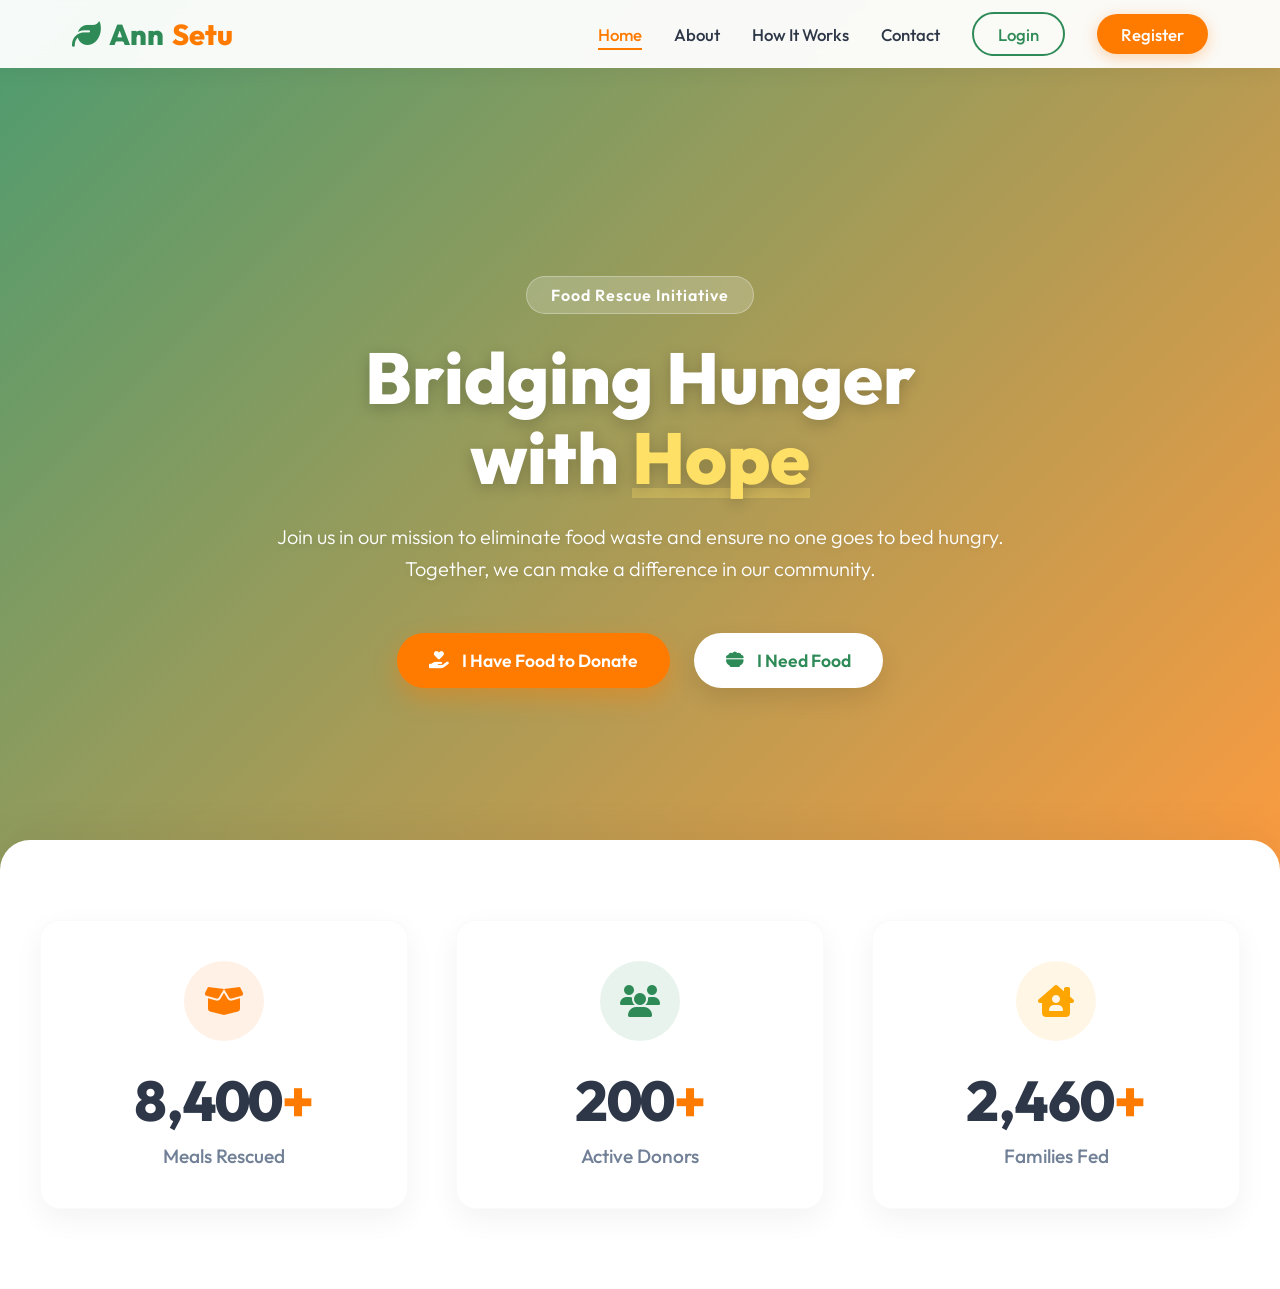
<file: index.html>
<!DOCTYPE html>
<html lang="en">
<head>
    <meta charset="UTF-8">
    <meta name="viewport" content="width=device-width, initial-scale=1.0">
    <title>AnnSetu | Bridging Hunger with Hope</title>
    <!-- Google Fonts -->
    <link href="https://fonts.googleapis.com/css2?family=Outfit:wght@300;400;500;600;700;800&display=swap" rel="stylesheet">
    <!-- Font Awesome -->
    <link rel="stylesheet" href="https://cdnjs.cloudflare.com/ajax/libs/font-awesome/6.4.0/css/all.min.css">
    <!-- Custom CSS -->
    <link rel="stylesheet" href="styles.css">
</head>
<body>
    <!-- Navbar -->
    <nav class="navbar">
        <div class="nav-container">
            <a href="#" class="logo">
                <i class="fa-solid fa-leaf"></i> Ann<span>Setu</span>
            </a>
            <button class="mobile-menu-btn">
                <i class="fa-solid fa-bars"></i>
            </button>
            <ul class="nav-links">
                <li><a href="index.html" class="active">Home</a></li>
                <li><a href="community.html">About</a></li>
                <li><a href="matching-system.html">How It Works</a></li>
                <li><a href="trust-center.html">Contact</a></li>
                <li><a href="register.html" class="btn-nav login">Login</a></li>
                <li><a href="register.html" class="btn-nav register">Register</a></li>
            </ul>
        </div>
    </nav>

    <!-- Hero Section -->
    <header class="hero">
        <div class="hero-overlay"></div>
        <div class="hero-content">
            <div class="hero-badge">Food Rescue Initiative</div>
            <h1 class="hero-title">Bridging Hunger <br>with <span>Hope</span></h1>
            <p class="hero-subtitle">Join us in our mission to eliminate food waste and ensure no one goes to bed hungry. Together, we can make a difference in our community.</p>
            
            <div class="hero-buttons">
                <a href="provider-dashboard.html" class="btn btn-primary">
                    <i class="fa-solid fa-hand-holding-heart"></i> I Have Food to Donate
                </a>
                <a href="receiver-dashboard.html" class="btn btn-secondary">
                    <i class="fa-solid fa-bowl-food"></i> I Need Food
                </a>
            </div>
        </div>
    </header>

    <!-- Statistics Section -->
    <section class="statistics">
        <div class="stats-container">
            <div class="stat-card">
                <div class="stat-icon orange">
                    <i class="fa-solid fa-box-open"></i>
                </div>
                <div class="stat-number" data-target="52480">0</div>
                <div class="stat-label">Meals Rescued</div>
            </div>
            <div class="stat-card">
                <div class="stat-icon green">
                    <i class="fa-solid fa-users"></i>
                </div>
                <div class="stat-number" data-target="1250">0</div>
                <div class="stat-label">Active Donors</div>
            </div>
            <div class="stat-card">
                <div class="stat-icon orange-light">
                    <i class="fa-solid fa-house-chimney-user"></i>
                </div>
                <div class="stat-number" data-target="15300">0</div>
                <div class="stat-label">Families Fed</div>
            </div>
        </div>
    </section>

    <!-- Scripts -->
    <script src="script.js"></script>
</body>
</html>
</file>
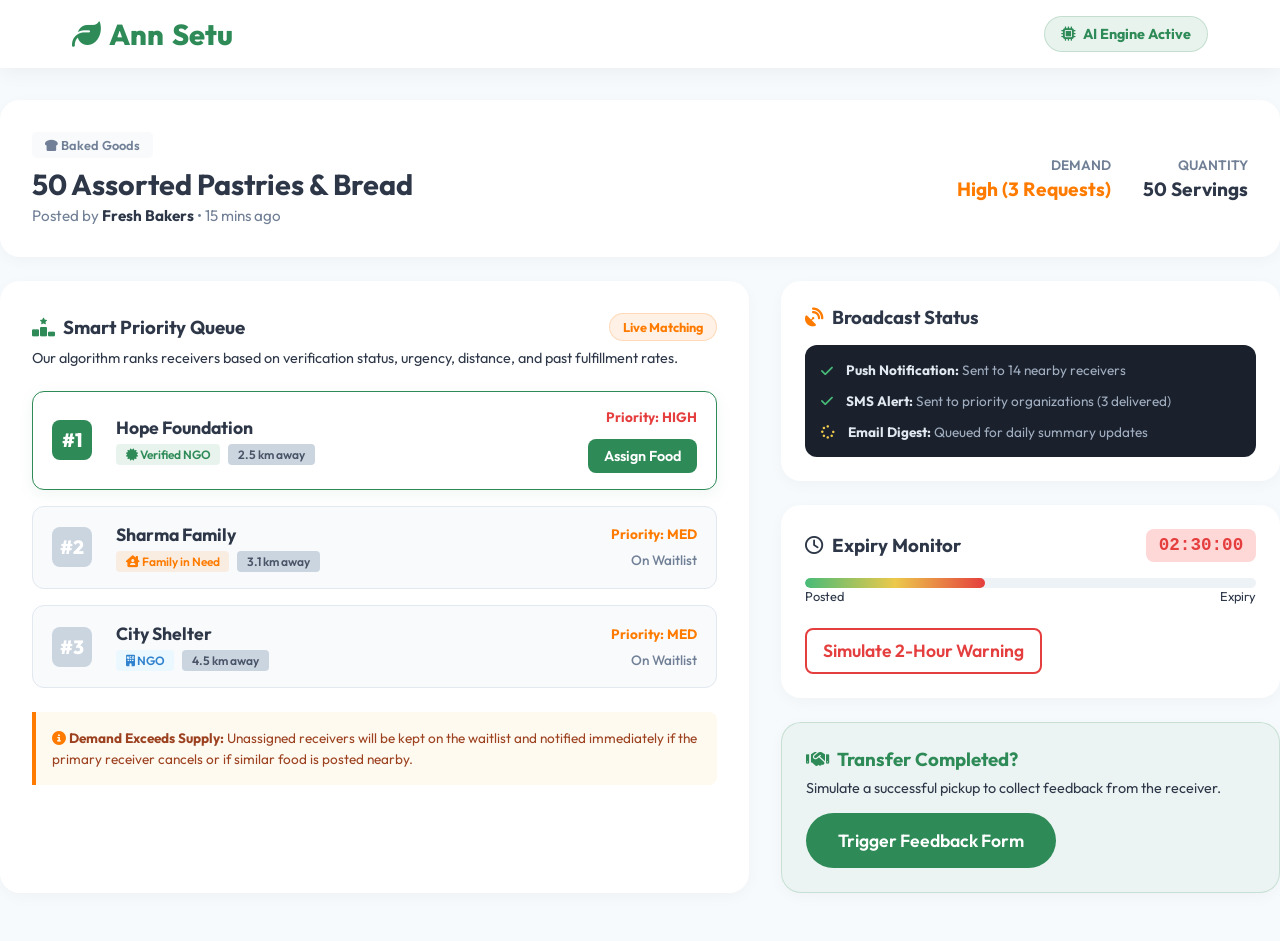
<file: matching-system.html>
<!DOCTYPE html>
<html lang="en">
<head>
    <meta charset="UTF-8">
    <meta name="viewport" content="width=device-width, initial-scale=1.0">
    <title>Matching & Notification Center | AnnSetu</title>
    <link href="https://fonts.googleapis.com/css2?family=Outfit:wght@300;400;500;600;700;800&display=swap" rel="stylesheet">
    <link rel="stylesheet" href="https://cdnjs.cloudflare.com/ajax/libs/font-awesome/6.4.0/css/all.min.css">
    <link rel="stylesheet" href="styles.css">
    <link rel="stylesheet" href="matching-system.css">
</head>
<body class="bg-light">
    <!-- Navbar -->
    <nav class="navbar dashboard-nav">
        <div class="nav-container">
            <a href="index.html" class="logo">
                <i class="fa-solid fa-leaf"></i> Ann<span style="color: var(--primary-green);">Setu</span>
            </a>
            <div class="nav-right" style="display:flex; align-items:center;">
                <span class="system-badge"><i class="fa-solid fa-microchip"></i> AI Engine Active</span>
            </div>
        </div>
    </nav>

    <div class="container pt-100 pb-5">
        <!-- Item Header -->
        <div class="item-header-card card">
            <div class="item-info">
                <span class="category-tag"><i class="fa-solid fa-bread-slice"></i> Baked Goods</span>
                <h2>50 Assorted Pastries & Bread</h2>
                <p>Posted by <strong>Fresh Bakers</strong> • 15 mins ago</p>
            </div>
            <div class="item-stats text-right">
                <div class="stat-box">
                    <span>Demand</span>
                    <strong style="color: var(--primary-orange);">High (3 Requests)</strong>
                </div>
                <div class="stat-box">
                    <span>Quantity</span>
                    <strong>50 Servings</strong>
                </div>
            </div>
        </div>

        <div class="match-grid mt-4">
            <!-- LEFT COLUMN: Matching & Queue -->
            <div class="left-col">
                <div class="card h-100">
                    <div class="card-header-flex">
                        <h3 style="margin: 0; display:flex; gap: 0.5rem; align-items:center;"><i class="fa-solid fa-ranking-star" style="color: var(--primary-green);"></i> Smart Priority Queue</h3>
                        <span class="badge badge-pulse">Live Matching</span>
                    </div>
                    <p class="text-light mb-4 text-sm" style="margin-top:0.5rem;">Our algorithm ranks receivers based on verification status, urgency, distance, and past fulfillment rates.</p>

                    <!-- Queue List -->
                    <div class="priority-list">
                        <!-- Rank 1 -->
                        <div class="priority-item rank-1">
                            <div class="rank-badge">#1</div>
                            <div class="info">
                                <h4>Hope Foundation</h4>
                                <div class="tags">
                                    <span class="tag-verified"><i class="fa-solid fa-certificate"></i> Verified NGO</span>
                                    <span class="tag-dist">2.5 km away</span>
                                </div>
                            </div>
                            <div class="action flex-col" style="align-items:flex-end;">
                                <span class="priority-high">Priority: HIGH</span>
                                <button class="btn btn-green sm assign-btn">Assign Food</button>
                            </div>
                        </div>

                        <!-- Rank 2 -->
                        <div class="priority-item">
                            <div class="rank-badge bg-gray">#2</div>
                            <div class="info">
                                <h4>Sharma Family</h4>
                                <div class="tags">
                                    <span class="tag-family"><i class="fa-solid fa-house-chimney-user"></i> Family in Need</span>
                                    <span class="tag-dist">3.1 km away</span>
                                </div>
                            </div>
                            <div class="action flex-col" style="align-items:flex-end; gap:0.5rem;">
                                <span class="priority-med">Priority: MED</span>
                                <span class="status-waiting">On Waitlist</span>
                            </div>
                        </div>

                        <!-- Rank 3 -->
                        <div class="priority-item">
                            <div class="rank-badge bg-gray">#3</div>
                            <div class="info">
                                <h4>City Shelter</h4>
                                <div class="tags">
                                    <span class="tag-ngo"><i class="fa-solid fa-building-ngo"></i> NGO</span>
                                    <span class="tag-dist">4.5 km away</span>
                                </div>
                            </div>
                            <div class="action flex-col" style="align-items:flex-end; gap:0.5rem;">
                                <span class="priority-med">Priority: MED</span>
                                <span class="status-waiting">On Waitlist</span>
                            </div>
                        </div>
                    </div>

                    <div class="waitlist-alert mt-4">
                        <i class="fa-solid fa-circle-info" style="color: var(--primary-orange);"></i> <strong>Demand Exceeds Supply:</strong> Unassigned receivers will be kept on the waitlist and notified immediately if the primary receiver cancels or if similar food is posted nearby.
                    </div>
                </div>
            </div>

            <!-- RIGHT COLUMN: Logs & Expiry -->
            <div class="right-col">
                
                <!-- Notifications Log -->
                <div class="card mb-4" style="padding: 1.5rem;">
                    <h3 style="margin: 0; display:flex; gap:0.5rem; align-items:center;"><i class="fa-solid fa-satellite-dish" style="color: var(--primary-orange);"></i> Broadcast Status</h3>
                    <div class="log-box mt-3">
                        <div class="log-item success">
                            <i class="fa-solid fa-check"></i> <span><strong>Push Notification:</strong> Sent to 14 nearby receivers</span>
                        </div>
                        <div class="log-item success">
                            <i class="fa-solid fa-check"></i> <span><strong>SMS Alert:</strong> Sent to priority organizations (3 delivered)</span>
                        </div>
                        <div class="log-item pending">
                            <i class="fa-solid fa-spinner fa-spin"></i> <span><strong>Email Digest:</strong> Queued for daily summary updates</span>
                        </div>
                    </div>
                </div>

                <!-- Expiry Monitor -->
                <div class="card expiry-card" style="padding: 1.5rem;">
                    <div class="card-header-flex mb-2">
                        <h3 style="margin: 0; display:flex; gap:0.5rem; align-items:center;"><i class="fa-regular fa-clock text-danger"></i> Expiry Monitor</h3>
                        <span id="countdownTimer" class="timer-badge">02:30:00</span>
                    </div>
                    
                    <div class="progress-container mt-3">
                        <div class="progress-bar expiry-progress" style="width: 40%;"></div>
                    </div>
                    <div class="flex-between text-xs text-light mt-1 mb-4" style="margin-bottom: 1.5rem;">
                        <span>Posted</span>
                        <span>Expiry</span>
                    </div>

                    <div class="expiry-actions">
                        <button class="btn btn-outline-danger w-100" id="triggerExpiryBtn" style="justify-content:center;">Simulate 2-Hour Warning</button>
                    </div>
                </div>

                <!-- Feedback Trigger Simulation -->
                <div class="card mt-4 bg-green-light" style="padding: 1.5rem; border: 1px solid rgba(46,139,87,0.2); background: rgba(46,139,87,0.05);">
                    <h3 style="color: var(--primary-green); margin:0; display:flex; gap:0.5rem; align-items:center;"><i class="fa-solid fa-handshake"></i> Transfer Completed?</h3>
                    <p class="text-sm text-dark" style="margin: 0.5rem 0 1rem 0;">Simulate a successful pickup to collect feedback from the receiver.</p>
                    <button class="btn btn-green w-100" id="triggerFeedbackBtn" style="justify-content:center; border:none; color:white; font-weight:600; font-family:inherit; cursor:pointer;">Trigger Feedback Form</button>
                </div>

            </div>
        </div>
    </div>

    <!-- Modals -->

    <!-- Feedback Collection Modal -->
    <div class="modal-overlay" id="feedbackModal">
        <div class="modal-card">
            <div class="modal-header" style="padding: 1.5rem; border-bottom: 1px solid #E2E8F0; display:flex; justify-content:space-between; align-items:center;">
                <h2 style="margin:0; font-size:1.4rem; display:flex; gap:0.5rem; align-items:center;"><i class="fa-solid fa-star" style="color: var(--primary-orange);"></i> Rate Experience</h2>
                <button class="close-modal" style="background:none; border:none; font-size:1.2rem; cursor:pointer; color:var(--text-light);"><i class="fa-solid fa-xmark"></i></button>
            </div>
            <div class="modal-body text-center" style="padding: 2rem;">
                <p class="mb-4" style="margin-top:0;">You recently picked up <strong>50 Assorted Pastries</strong> from <strong>Fresh Bakers</strong>. How was the food quality and accuracy?</p>
                
                <div class="star-rating mb-4" style="margin-bottom: 2rem;">
                    <i class="fa-regular fa-star" data-rating="1"></i>
                    <i class="fa-regular fa-star" data-rating="2"></i>
                    <i class="fa-regular fa-star" data-rating="3"></i>
                    <i class="fa-regular fa-star" data-rating="4"></i>
                    <i class="fa-regular fa-star" data-rating="5"></i>
                </div>

                <div class="feedback-options mb-4" style="margin-bottom: 1.5rem; display:flex; justify-content:center; gap:1.5rem;">
                    <label class="checkbox-container sm" style="display:flex; align-items:center; gap:0.5rem; cursor:pointer;">
                        <input type="checkbox" checked style="width:16px; height:16px; accent-color:var(--primary-green);">
                        <span class="terms-text text-sm">Accurate Quantity</span>
                    </label>
                    <label class="checkbox-container sm" style="display:flex; align-items:center; gap:0.5rem; cursor:pointer;">
                        <input type="checkbox" checked style="width:16px; height:16px; accent-color:var(--primary-green);">
                        <span class="terms-text text-sm">Packaged Safely</span>
                    </label>
                </div>

                <textarea class="form-control mb-4" rows="3" placeholder="Leave a review or note of thanks..." style="margin-bottom: 1.5rem; width:100%; border-radius:10px; border:1px solid #E2E8F0; padding:1rem; font-family:inherit;"></textarea>

                <button class="btn btn-primary w-100" id="submitFeedbackBtn" style="justify-content:center; border:none; color:white; cursor:pointer;">Submit Feedback</button>
            </div>
        </div>
    </div>

    <!-- Toast Notification Container -->
    <div id="toastContainer" class="toast-container"></div>

    <script src="matching-system.js"></script>
</body>
</html>
</file>
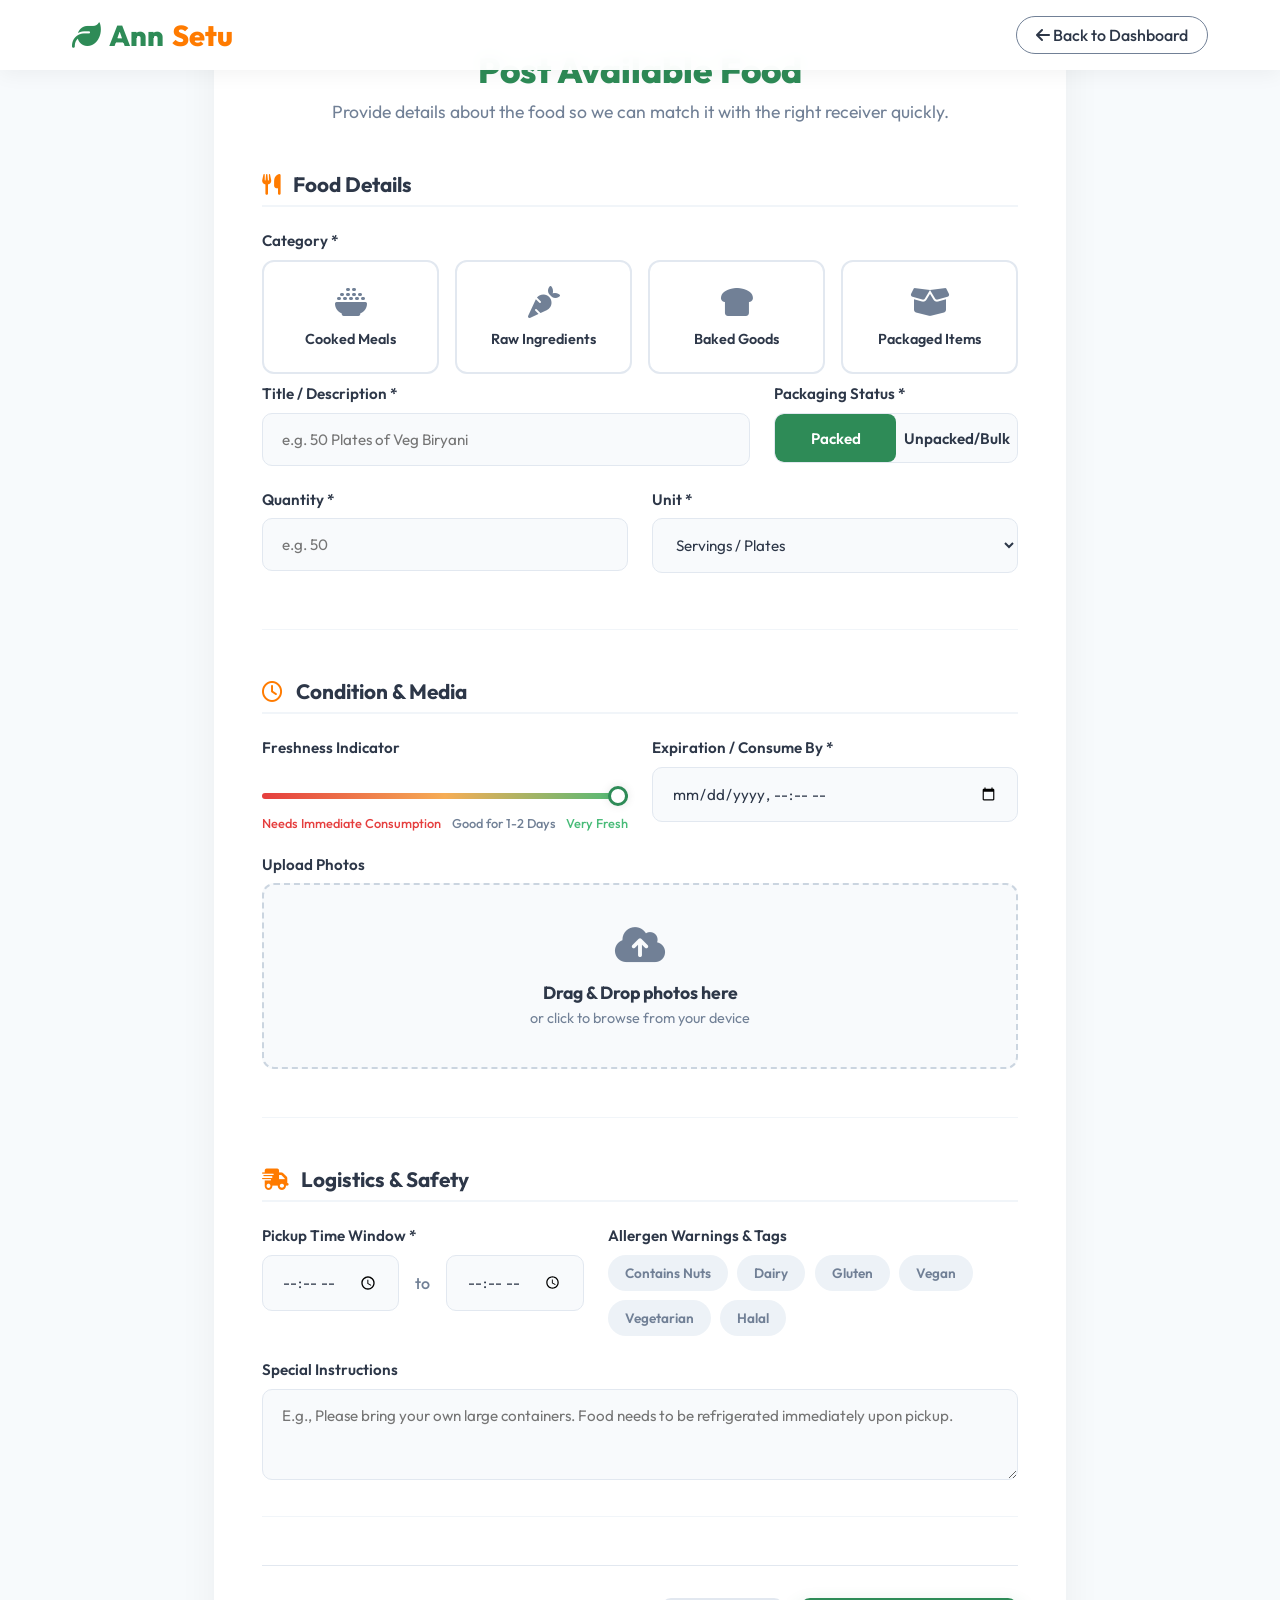
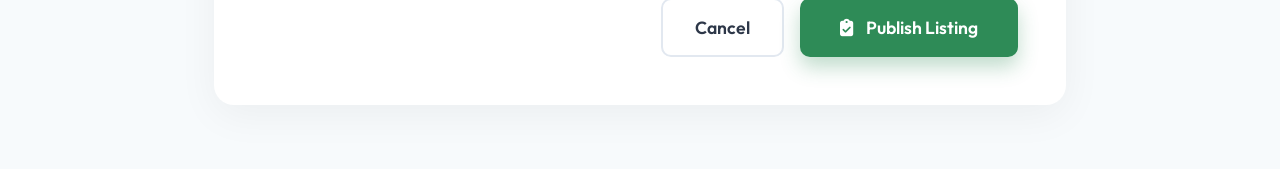
<file: post-food.html>
<!DOCTYPE html>
<html lang="en">
<head>
    <meta charset="UTF-8">
    <meta name="viewport" content="width=device-width, initial-scale=1.0">
    <title>Post Available Food | AnnSetu</title>
    <!-- Google Fonts & Font Awesome -->
    <link href="https://fonts.googleapis.com/css2?family=Outfit:wght@300;400;500;600;700;800&display=swap" rel="stylesheet">
    <link rel="stylesheet" href="https://cdnjs.cloudflare.com/ajax/libs/font-awesome/6.4.0/css/all.min.css">
    <!-- Custom CSS -->
    <link rel="stylesheet" href="styles.css">
    <link rel="stylesheet" href="post-food.css">
</head>
<body class="bg-light">
    <!-- Navbar -->
    <nav class="navbar">
        <div class="nav-container">
            <a href="index.html" class="logo">
                <i class="fa-solid fa-leaf"></i> Ann<span>Setu</span>
            </a>
            <div class="nav-right" style="display:flex; align-items:center;">
                <a href="provider-dashboard.html" class="btn-nav" style="border: 1px solid var(--text-light); border-radius: 50px; padding: 0.5rem 1.2rem; color: var(--text-dark); text-decoration: none; font-weight: 500;">
                    <i class="fa-solid fa-arrow-left"></i> Back to Dashboard
                </a>
            </div>
        </div>
    </nav>

    <!-- Main Content -->
    <div class="container pt-100">
        <div class="form-wrapper">
            <div class="form-header text-center">
                <h2>Post Available Food</h2>
                <p>Provide details about the food so we can match it with the right receiver quickly.</p>
            </div>

            <form id="detailedFoodForm" class="detailed-form">
                
                <!-- Section 1: Food Details -->
                <div class="form-section">
                    <h3 class="section-title"><i class="fa-solid fa-utensils"></i> Food Details</h3>
                    
                    <div class="form-group">
                        <label>Category *</label>
                        <div class="category-grid">
                            <label class="category-card">
                                <input type="radio" name="category" value="cooked" required>
                                <div class="card-content">
                                    <i class="fa-solid fa-bowl-rice"></i>
                                    <span>Cooked Meals</span>
                                </div>
                            </label>
                            <label class="category-card">
                                <input type="radio" name="category" value="raw">
                                <div class="card-content">
                                    <i class="fa-solid fa-carrot"></i>
                                    <span>Raw Ingredients</span>
                                </div>
                            </label>
                            <label class="category-card">
                                <input type="radio" name="category" value="baked">
                                <div class="card-content">
                                    <i class="fa-solid fa-bread-slice"></i>
                                    <span>Baked Goods</span>
                                </div>
                            </label>
                            <label class="category-card">
                                <input type="radio" name="category" value="packaged">
                                <div class="card-content">
                                    <i class="fa-solid fa-box-open"></i>
                                    <span>Packaged Items</span>
                                </div>
                            </label>
                        </div>
                    </div>

                    <div class="form-row">
                        <div class="form-group flex-2">
                            <label>Title / Description *</label>
                            <input type="text" class="form-control" placeholder="e.g. 50 Plates of Veg Biryani" required>
                        </div>
                        <div class="form-group flex-1">
                            <label>Packaging Status *</label>
                            <div class="toggle-switch-container">
                                <input type="radio" id="packed" name="packaging" value="packed" checked>
                                <label for="packed" class="toggle-btn">Packed</label>
                                <input type="radio" id="unpacked" name="packaging" value="unpacked">
                                <label for="unpacked" class="toggle-btn">Unpacked/Bulk</label>
                                <div class="toggle-slider"></div>
                            </div>
                        </div>
                    </div>

                    <div class="form-row">
                        <div class="form-group flex-1">
                            <label>Quantity *</label>
                            <input type="number" class="form-control" placeholder="e.g. 50" min="1" required>
                        </div>
                        <div class="form-group flex-1">
                            <label>Unit *</label>
                            <select class="form-control" required>
                                <option value="servings">Servings / Plates</option>
                                <option value="kg">Kilograms (Kg)</option>
                                <option value="liters">Liters (L)</option>
                                <option value="items">Individual Items</option>
                            </select>
                        </div>
                    </div>
                </div>

                <!-- Section 2: Condition & Quality -->
                <div class="form-section">
                    <h3 class="section-title"><i class="fa-regular fa-clock"></i> Condition & Media</h3>
                    
                    <div class="form-row">
                        <div class="form-group flex-1">
                            <label>Freshness Indicator</label>
                            <div class="freshness-slider">
                                <input type="range" min="1" max="3" value="3" class="slider" id="freshnessRange">
                                <div class="slider-labels">
                                    <span>Needs Immediate Consumption</span>
                                    <span>Good for 1-2 Days</span>
                                    <span>Very Fresh</span>
                                </div>
                            </div>
                        </div>
                        <div class="form-group flex-1">
                            <label>Expiration / Consume By *</label>
                            <input type="datetime-local" class="form-control" required>
                        </div>
                    </div>

                    <div class="form-group mt-3">
                        <label>Upload Photos</label>
                        <div class="file-upload-wrapper" id="dropZone">
                            <input type="file" id="photoUpload" multiple accept="image/*" class="file-input">
                            <div class="upload-content">
                                <i class="fa-solid fa-cloud-arrow-up cloud-icon"></i>
                                <h4>Drag & Drop photos here</h4>
                                <p>or click to browse from your device</p>
                            </div>
                        </div>
                        <div id="previewContainer" class="preview-container"></div>
                    </div>
                </div>

                <!-- Section 3: Logistics & Safety -->
                <div class="form-section">
                    <h3 class="section-title"><i class="fa-solid fa-truck-fast"></i> Logistics & Safety</h3>
                    
                    <div class="form-row">
                        <div class="form-group flex-1">
                            <label>Pickup Time Window *</label>
                            <div class="time-window">
                                <input type="time" class="form-control" required>
                                <span>to</span>
                                <input type="time" class="form-control" required>
                            </div>
                        </div>
                        <div class="form-group flex-2">
                            <label>Allergen Warnings & Tags</label>
                            <div class="tags-container" id="allergenTags">
                                <span class="tag" data-val="nuts">Contains Nuts</span>
                                <span class="tag" data-val="dairy">Dairy</span>
                                <span class="tag" data-val="gluten">Gluten</span>
                                <span class="tag" data-val="vegan">Vegan</span>
                                <span class="tag" data-val="vegetarian">Vegetarian</span>
                                <span class="tag" data-val="halal">Halal</span>
                            </div>
                            <!-- hidden input to store selected tags -->
                            <input type="hidden" id="selectedTags" value="">
                        </div>
                    </div>

                    <div class="form-group mt-3">
                        <label>Special Instructions</label>
                        <textarea class="form-control" rows="3" placeholder="E.g., Please bring your own large containers. Food needs to be refrigerated immediately upon pickup."></textarea>
                    </div>
                </div>

                <!-- Submit Area -->
                <div class="form-actions-main">
                    <a href="provider-dashboard.html" class="btn btn-outline" style="text-decoration: none;">Cancel</a>
                    <button type="submit" class="btn btn-primary submit-btn-main">
                        <i class="fa-solid fa-clipboard-check"></i> Publish Listing
                    </button>
                </div>
            </form>
        </div>
    </div>

    <script src="post-food.js"></script>
</body>
</html>
</file>
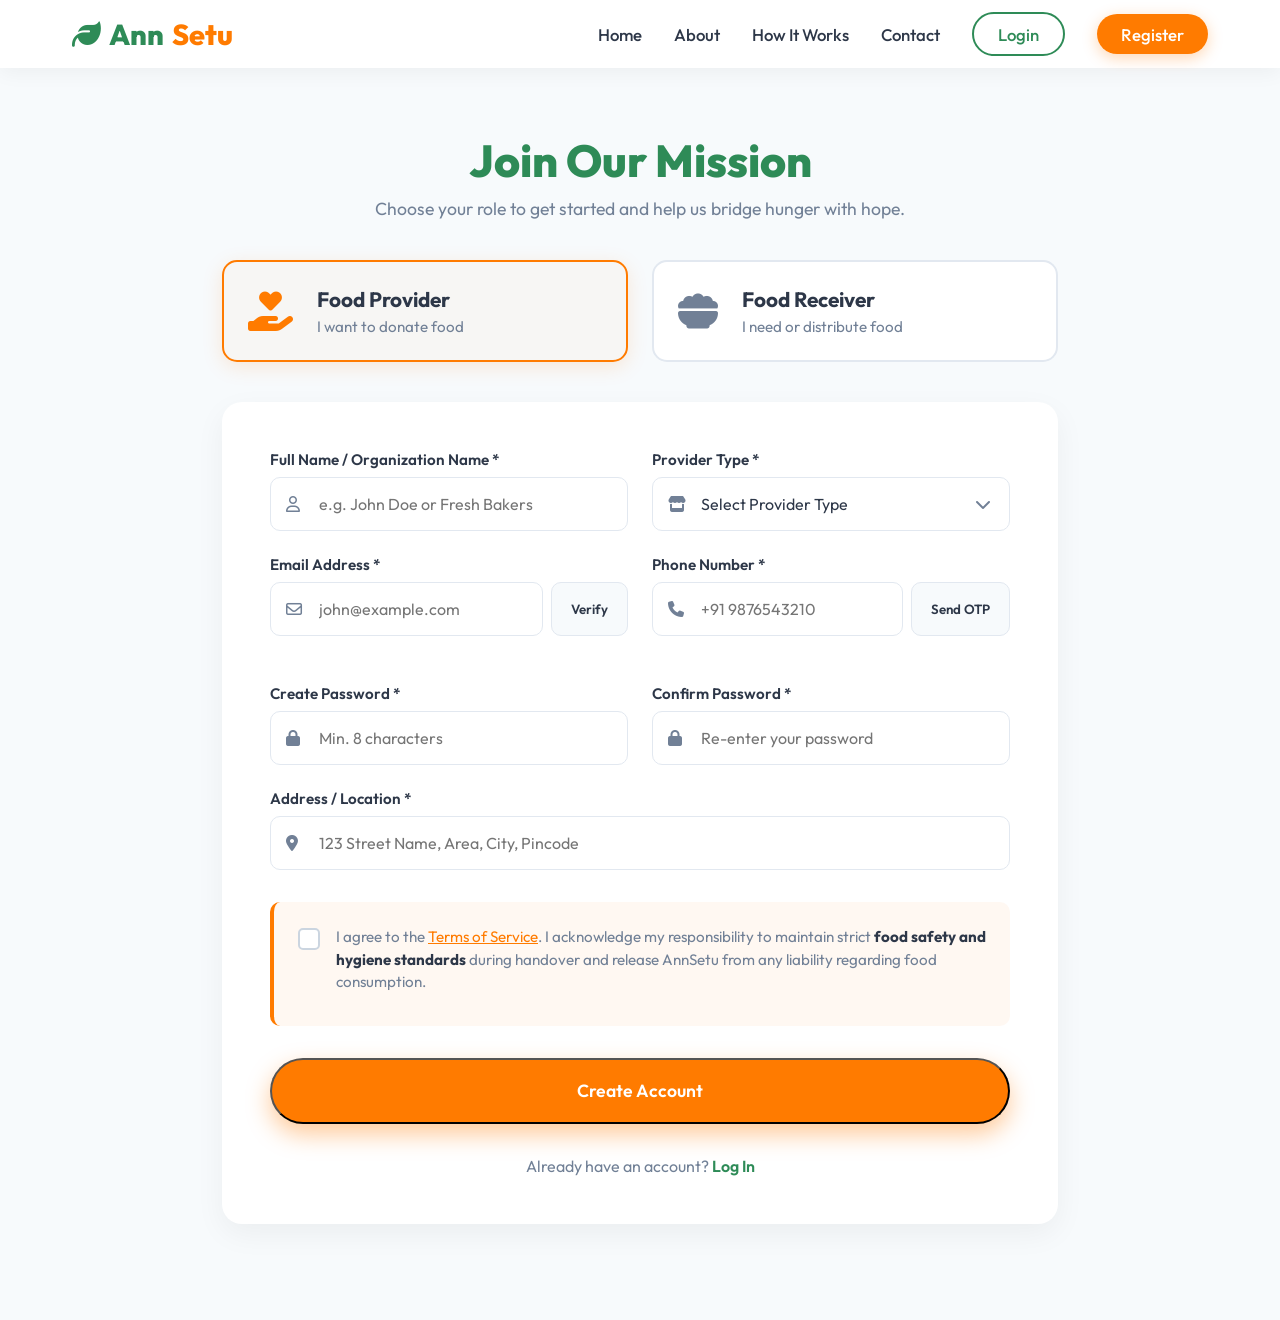
<file: register.html>
<!DOCTYPE html>
<html lang="en">
<head>
    <meta charset="UTF-8">
    <meta name="viewport" content="width=device-width, initial-scale=1.0">
    <title>Register | AnnSetu</title>
    <!-- Google Fonts -->
    <link href="https://fonts.googleapis.com/css2?family=Outfit:wght@300;400;500;600;700;800&display=swap" rel="stylesheet">
    <!-- Font Awesome -->
    <link rel="stylesheet" href="https://cdnjs.cloudflare.com/ajax/libs/font-awesome/6.4.0/css/all.min.css">
    <!-- Custom CSS -->
    <link rel="stylesheet" href="styles.css">
    <link rel="stylesheet" href="register.css">
</head>
<body class="bg-light">
    <!-- Navbar -->
    <nav class="navbar">
        <div class="nav-container">
            <a href="index.html" class="logo">
                <i class="fa-solid fa-leaf"></i> Ann<span>Setu</span>
            </a>
            <button class="mobile-menu-btn">
                <i class="fa-solid fa-bars"></i>
            </button>
            <ul class="nav-links">
                <li><a href="index.html">Home</a></li>
                <li><a href="community.html">About</a></li>
                <li><a href="matching-system.html">How It Works</a></li>
                <li><a href="trust-center.html">Contact</a></li>
                <li><a href="register.html" class="btn-nav login">Login</a></li>
                <li><a href="register.html" class="btn-nav register active">Register</a></li>
            </ul>
        </div>
    </nav>

    <!-- Registration Section -->
    <section class="register-section pt-100">
        <div class="register-container">
            <div class="register-header">
                <h2>Join Our Mission</h2>
                <p>Choose your role to get started and help us bridge hunger with hope.</p>
            </div>
            
            <div class="role-selector">
                <button type="button" class="role-btn active" data-role="provider">
                    <i class="fa-solid fa-hand-holding-heart"></i>
                    <div>
                        <h3>Food Provider</h3>
                        <p>I want to donate food</p>
                    </div>
                </button>
                <button type="button" class="role-btn" data-role="receiver">
                    <i class="fa-solid fa-bowl-food"></i>
                    <div>
                        <h3>Food Receiver</h3>
                        <p>I need or distribute food</p>
                    </div>
                </button>
            </div>

            <div class="register-form-box">
                <form id="registerForm">
                    <!-- Common Basic Info -->
                    <div class="form-group row">
                        <div class="col-half">
                            <label>Full Name / Organization Name *</label>
                            <div class="input-icon">
                                <i class="fa-regular fa-user"></i>
                                <input type="text" id="regName" placeholder="e.g. John Doe or Fresh Bakers" required>
                            </div>
                        </div>
                        <div class="col-half" id="typeContainer">
                            <!-- Injected by JS based on role -->
                        </div>
                    </div>

                    <div class="form-group row">
                        <div class="col-half">
                            <label>Email Address *</label>
                            <div class="input-action-group">
                                <div class="input-icon">
                                    <i class="fa-regular fa-envelope"></i>
                                    <input type="email" id="regEmail" placeholder="john@example.com" required>
                                </div>
                                <button type="button" class="btn-verify">Verify</button>
                            </div>
                        </div>
                        <div class="col-half">
                            <label>Phone Number *</label>
                            <div class="input-action-group">
                                <div class="input-icon">
                                    <i class="fa-solid fa-phone"></i>
                                    <input type="tel" id="regPhone" placeholder="+91 9876543210" required>
                                </div>
                                <button type="button" class="btn-verify">Send OTP</button>
                            </div>
                        </div>
                    </div>

                    <!-- Dynamic Fields Container -->
                    <div id="dynamicFields" class="form-group row dynamic-fields">
                        <!-- Business license / NGO ID injected here -->
                    </div>

                    <div class="form-group row">
                        <div class="col-half">
                            <label>Create Password *</label>
                            <div class="input-icon">
                                <i class="fa-solid fa-lock"></i>
                                <input type="password" id="regPassword" placeholder="Min. 8 characters" required>
                            </div>
                        </div>
                        <div class="col-half">
                            <label>Confirm Password *</label>
                            <div class="input-icon">
                                <i class="fa-solid fa-lock"></i>
                                <input type="password" id="regConfirmPassword" placeholder="Re-enter your password" required>
                            </div>
                        </div>
                    </div>

                    <div class="form-group">
                        <label>Address / Location *</label>
                        <div class="input-icon">
                            <i class="fa-solid fa-location-dot"></i>
                            <input type="text" id="regAddress" placeholder="123 Street Name, Area, City, Pincode" required>
                        </div>
                    </div>

                    <div class="terms-group">
                        <label class="checkbox-container">
                            <input type="checkbox" required>
                            <span class="checkmark"></span>
                            <span class="terms-text">I agree to the <a href="#">Terms of Service</a>. I acknowledge my responsibility to maintain strict <strong>food safety and hygiene standards</strong> during handover and release AnnSetu from any liability regarding food consumption.</span>
                        </label>
                    </div>

                    <button type="submit" class="btn btn-primary submit-btn">Create Account</button>
                    
                    <p class="login-prompt">Already have an account? <a href="register.html">Log In</a></p>
                </form>
            </div>
        </div>
    </section>

    <!-- Scripts -->
    <script src="script.js"></script>
    <script src="register.js"></script>
</body>
</html>
</file>
<file: styles.css>
:root {
    --primary-orange: #FF7B00;
    --primary-orange-hover: #E06C00;
    --primary-green: #2E8B57;
    --primary-green-hover: #246B43;
    --text-dark: #2D3748;
    --text-light: #718096;
    --nav-bg: rgba(255, 255, 255, 0.95);
    --white: #FFFFFF;
    --gray-100: #F7FAFC;
    --transition: all 0.3s ease;
}

* {
    margin: 0;
    padding: 0;
    box-sizing: border-box;
    font-family: 'Outfit', sans-serif;
}

body {
    background-color: var(--gray-100);
    color: var(--text-dark);
    overflow-x: hidden;
}

/* Navbar */
.navbar {
    position: fixed;
    top: 0;
    left: 0;
    width: 100%;
    background-color: var(--nav-bg);
    backdrop-filter: blur(10px);
    z-index: 1000;
    box-shadow: 0 4px 20px rgba(0, 0, 0, 0.05);
    padding: 1rem 0;
    transition: var(--transition);
}

.nav-container {
    max-width: 1200px;
    margin: 0 auto;
    display: flex;
    justify-content: space-between;
    align-items: center;
    padding: 0 2rem;
}

.logo {
    font-size: 1.8rem;
    font-weight: 800;
    text-decoration: none;
    color: var(--primary-green);
    display: flex;
    align-items: center;
    gap: 0.5rem;
}

.logo span {
    color: var(--primary-orange);
}

.nav-links {
    list-style: none;
    display: flex;
    align-items: center;
    gap: 2rem;
}

.nav-links a {
    text-decoration: none;
    color: var(--text-dark);
    font-weight: 500;
    font-size: 1.05rem;
    transition: var(--transition);
    position: relative;
}

.nav-links a:not(.btn-nav):hover,
.nav-links a:not(.btn-nav).active {
    color: var(--primary-orange);
}

.nav-links a:not(.btn-nav)::after {
    content: '';
    position: absolute;
    bottom: -5px;
    left: 0;
    width: 0;
    height: 2px;
    background-color: var(--primary-orange);
    transition: var(--transition);
}

.nav-links a:not(.btn-nav):hover::after,
.nav-links a:not(.btn-nav).active::after {
    width: 100%;
}

.btn-nav {
    padding: 0.6rem 1.5rem;
    border-radius: 50px;
    font-weight: 600;
}

.btn-nav.login {
    color: var(--primary-green);
    border: 2px solid var(--primary-green);
}

.btn-nav.login:hover {
    background-color: var(--primary-green);
    color: var(--white);
}

.btn-nav.register {
    background-color: var(--primary-orange);
    color: var(--white);
    box-shadow: 0 4px 15px rgba(255, 123, 0, 0.3);
}

.btn-nav.register:hover {
    background-color: var(--primary-orange-hover);
    transform: translateY(-2px);
    box-shadow: 0 6px 20px rgba(255, 123, 0, 0.4);
}

.mobile-menu-btn {
    display: none;
    background: none;
    border: none;
    font-size: 1.5rem;
    color: var(--text-dark);
    cursor: pointer;
}

/* Hero Section */
.hero {
    position: relative;
    min-height: 100vh;
    display: flex;
    align-items: center;
    justify-content: center;
    padding: 8rem 2rem 4rem;
    background: url('https://images.unsplash.com/photo-1593113565214-80afcb4a45d7?ixlib=rb-4.0.3&auto=format&fit=crop&w=1920&q=80') center/cover no-repeat;
    text-align: center;
}

.hero-overlay {
    position: absolute;
    top: 0;
    left: 0;
    width: 100%;
    height: 100%;
    /* Warm gradient overlay combining green and orange tones */
    background: linear-gradient(135deg, rgba(46, 139, 87, 0.85) 0%, rgba(255, 123, 0, 0.75) 100%);
    z-index: 1;
}

.hero-content {
    position: relative;
    z-index: 2;
    max-width: 800px;
    color: var(--white);
    animation: fadeIn 1s ease-out;
}

@keyframes fadeIn {
    from { opacity: 0; transform: translateY(20px); }
    to { opacity: 1; transform: translateY(0); }
}

.hero-badge {
    display: inline-block;
    background: rgba(255, 255, 255, 0.2);
    backdrop-filter: blur(5px);
    padding: 0.5rem 1.5rem;
    border-radius: 50px;
    font-weight: 600;
    letter-spacing: 1px;
    margin-bottom: 1.5rem;
    border: 1px solid rgba(255, 255, 255, 0.3);
}

.hero-title {
    font-size: 4.5rem;
    font-weight: 800;
    line-height: 1.1;
    margin-bottom: 1.5rem;
    text-shadow: 0 4px 15px rgba(0, 0, 0, 0.2);
}

.hero-title span {
    color: #FFE066;
    position: relative;
}

.hero-title span::after {
    content: '';
    position: absolute;
    bottom: 5px;
    left: 0;
    width: 100%;
    height: 10px;
    background-color: rgba(255, 224, 102, 0.3);
    z-index: -1;
}

.hero-subtitle {
    font-size: 1.25rem;
    font-weight: 300;
    margin-bottom: 3rem;
    line-height: 1.6;
    text-shadow: 0 2px 10px rgba(0, 0, 0, 0.1);
}

.hero-buttons {
    display: flex;
    gap: 1.5rem;
    justify-content: center;
    flex-wrap: wrap;
}

.btn {
    padding: 1rem 2rem;
    border-radius: 50px;
    font-size: 1.1rem;
    font-weight: 600;
    text-decoration: none;
    display: flex;
    align-items: center;
    gap: 0.8rem;
    transition: var(--transition);
}

.btn-primary {
    background-color: var(--primary-orange);
    color: var(--white);
    box-shadow: 0 10px 25px rgba(255, 123, 0, 0.4);
}

.btn-primary:hover {
    background-color: var(--primary-orange-hover);
    transform: translateY(-3px);
    box-shadow: 0 15px 30px rgba(255, 123, 0, 0.5);
}

.btn-secondary {
    background-color: var(--white);
    color: var(--primary-green);
    box-shadow: 0 10px 25px rgba(0, 0, 0, 0.1);
}

.btn-secondary:hover {
    background-color: var(--gray-100);
    color: var(--primary-green-hover);
    transform: translateY(-3px);
    box-shadow: 0 15px 30px rgba(0, 0, 0, 0.15);
}

/* Statistics Section */
.statistics {
    padding: 5rem 2rem;
    background-color: var(--white);
    position: relative;
    z-index: 10;
    margin-top: -60px;
    border-radius: 30px 30px 0 0;
    box-shadow: 0 -10px 40px rgba(0,0,0,0.05);
}

.stats-container {
    max-width: 1200px;
    margin: 0 auto;
    display: grid;
    grid-template-columns: repeat(3, 1fr);
    gap: 3rem;
}

.stat-card {
    text-align: center;
    padding: 2.5rem 2rem;
    background: var(--white);
    border-radius: 20px;
    box-shadow: 0 10px 30px rgba(0, 0, 0, 0.05);
    transition: var(--transition);
    border: 1px solid rgba(0,0,0,0.02);
}

.stat-card:hover {
    transform: translateY(-10px);
    box-shadow: 0 20px 40px rgba(0, 0, 0, 0.08);
}

.stat-icon {
    width: 80px;
    height: 80px;
    border-radius: 50%;
    display: flex;
    align-items: center;
    justify-content: center;
    margin: 0 auto 1.5rem;
    font-size: 2rem;
}

.stat-icon.orange {
    background: rgba(255, 123, 0, 0.1);
    color: var(--primary-orange);
}

.stat-icon.green {
    background: rgba(46, 139, 87, 0.1);
    color: var(--primary-green);
}

.stat-icon.orange-light {
    background: rgba(255, 165, 0, 0.1);
    color: #FFA500;
}

.stat-number {
    font-size: 3.5rem;
    font-weight: 800;
    color: var(--text-dark);
    margin-bottom: 0.5rem;
    font-variant-numeric: tabular-nums;
}

.stat-number::after {
    content: '+';
    color: var(--primary-orange);
}

.stat-label {
    font-size: 1.2rem;
    font-weight: 500;
    color: var(--text-light);
}

/* Responsive Design */
@media (max-width: 992px) {
    .hero-title { font-size: 3.5rem; }
    .stats-container { grid-template-columns: repeat(2, 1fr); }
}

@media (max-width: 768px) {
    .nav-links {
        position: absolute;
        top: 100%;
        left: 0;
        width: 100%;
        background-color: var(--white);
        flex-direction: column;
        padding: 2rem;
        gap: 1.5rem;
        box-shadow: 0 10px 20px rgba(0,0,0,0.1);
        clip-path: polygon(0 0, 100% 0, 100% 0, 0 0);
        transition: clip-path 0.4s ease-out;
    }

    .nav-links.active {
        clip-path: polygon(0 0, 100% 0, 100% 100%, 0 100%);
    }

    .mobile-menu-btn { display: block; }
    
    .hero-title { font-size: 2.8rem; }
    .hero-buttons { flex-direction: column; width: 100%; }
    .btn { justify-content: center; }
    
    .stats-container { grid-template-columns: 1fr; gap: 2rem; }
    .statistics { margin-top: -30px; padding: 4rem 1.5rem; }
}
</file>
<file: matching-system.css>
/* Matching System Custom Styles */
.pt-100 { padding-top: 100px; }
.pb-5 { padding-bottom: 3rem; }
.mt-4 { margin-top: 1.5rem; }
.mt-3 { margin-top: 1rem; }
.mb-4 { margin-bottom: 1.5rem; }
.mb-3 { margin-bottom: 1rem; }
.mb-2 { margin-bottom: 0.5rem; }
.h-100 { height: 100%; }
.text-sm { font-size: 0.9rem; }
.text-xs { font-size: 0.8rem; }
.text-right { text-align: right; }
.text-center { text-align: center; }
.flex-col { display: flex; flex-direction: column; align-items: flex-end; gap: 0.3rem;}
.flex-between { display: flex; justify-content: space-between; }
.mr-3 { margin-right: 1.5rem; }
.inline-block { display: inline-block; }

.system-badge {
    background: rgba(46, 139, 87, 0.1);
    color: var(--primary-green);
    padding: 0.5rem 1rem;
    border-radius: 50px;
    font-size: 0.9rem;
    font-weight: 700;
    border: 1px solid rgba(46, 139, 87, 0.2);
    display: flex;
    align-items: center;
    gap: 0.5rem;
}

.system-badge i { animation: pulse 2s infinite; }

@keyframes pulse {
    0% { opacity: 0.5; }
    50% { opacity: 1; }
    100% { opacity: 0.5; }
}

.item-header-card {
    display: flex;
    justify-content: space-between;
    align-items: center;
    padding: 1.5rem 2rem;
    background: var(--white);
    border-radius: 20px;
    box-shadow: 0 4px 15px rgba(0,0,0,0.03);
}

.category-tag {
    display: inline-block;
    background: #F8FAFC;
    color: var(--text-light);
    padding: 0.3rem 0.8rem;
    border-radius: 5px;
    font-size: 0.8rem;
    font-weight: 600;
    margin-bottom: 0.5rem;
}

.item-info h2 { font-size: 1.8rem; color: var(--text-dark); margin-bottom: 0.3rem; }
.item-info p { color: var(--text-light); font-size: 0.95rem; }
.item-info strong { color: var(--text-dark); }

.item-stats {
    display: flex;
    gap: 2rem;
}

.stat-box { display: flex; flex-direction: column; }
.stat-box span { font-size: 0.85rem; color: var(--text-light); text-transform: uppercase; font-weight: 600;}
.stat-box strong { font-size: 1.2rem; margin-top: 0.2rem; }

/* Grid */
.match-grid {
    display: grid;
    grid-template-columns: 1.5fr 1fr;
    gap: 2rem;
}

/* Priority Queue */
.card-header-flex { display: flex; justify-content: space-between; align-items: center; }
.card {
    background: var(--white);
    border-radius: 20px;
    box-shadow: 0 4px 15px rgba(0,0,0,0.03);
    padding: 2rem;
}

.badge-pulse {
    background: rgba(255, 123, 0, 0.1);
    color: var(--primary-orange);
    border: 1px solid rgba(255, 123, 0, 0.2);
    padding: 0.3rem 0.8rem;
    border-radius: 50px;
    font-size: 0.8rem;
    font-weight: 700;
    animation: glow-pulse 2s infinite;
}

@keyframes glow-pulse {
    0% { box-shadow: 0 0 0 0 rgba(255,123,0,0.4); }
    70% { box-shadow: 0 0 0 10px rgba(255,123,0,0); }
    100% { box-shadow: 0 0 0 0 rgba(255,123,0,0); }
}

.priority-list {
    display: flex;
    flex-direction: column;
    gap: 1rem;
}

.priority-item {
    display: flex;
    align-items: center;
    padding: 1rem 1.2rem;
    background: #F8FAFC;
    border: 1px solid #E2E8F0;
    border-radius: 12px;
    gap: 1.5rem;
    transition: var(--transition);
}

.priority-item.rank-1 {
    background: var(--white);
    border-color: var(--primary-green);
    box-shadow: 0 4px 15px rgba(46, 139, 87, 0.08);
}

.rank-badge {
    width: 40px;
    height: 40px;
    border-radius: 8px;
    display: flex;
    align-items: center;
    justify-content: center;
    font-weight: 800;
    font-size: 1.2rem;
    background: var(--primary-green);
    color: white;
    flex-shrink: 0;
}

.rank-badge.bg-gray { background: #CBD5E0; color: white; }

.priority-item .info { flex: 1; }
.priority-item h4 { font-size: 1.1rem; margin-bottom: 0.3rem; color: var(--text-dark); }

.tags { display: flex; gap: 0.5rem; flex-wrap: wrap; }
.tags span {
    font-size: 0.75rem;
    font-weight: 600;
    padding: 0.2rem 0.6rem;
    border-radius: 4px;
}

.tag-verified { background: rgba(46,139,87,0.1); color: var(--primary-green); }
.tag-family { background: rgba(255,123,0,0.1); color: var(--primary-orange); }
.tag-ngo { background: #EBF8FF; color: #3182CE; }
.tag-dist { background: #CBD5E0; color: #4A5568; }

.priority-high { color: #E53E3E; font-weight: 700; font-size: 0.85rem; margin-bottom: 0.5rem; display: block;}
.priority-med { color: var(--primary-orange); font-weight: 700; font-size: 0.85rem; display: block;}
.status-waiting { color: var(--text-light); font-size: 0.85rem; font-weight: 500; display: block;}

.assign-btn { font-family: inherit; font-size: 0.9rem; padding: 0.5rem 1rem; border-radius: 8px; border: none; cursor: pointer; color: white; background: var(--primary-green); font-weight: 600;}

.waitlist-alert {
    background: #FFFaf0;
    border-left: 4px solid var(--primary-orange);
    padding: 1rem;
    border-radius: 0 8px 8px 0;
    font-size: 0.85rem;
    line-height: 1.5;
    color: #9C4221;
}

/* Logs */
.log-box {
    background: #1A202C; /* Dark terminal look */
    border-radius: 12px;
    padding: 1rem;
    font-family: monospace;
}

.log-item {
    font-size: 0.85rem;
    margin-bottom: 0.8rem;
    display: flex;
    align-items: flex-start;
    gap: 0.8rem;
    color: #A0AEC0;
}

.log-item:last-child { margin-bottom: 0; }
.log-item strong { color: #E2E8F0; }

.log-item.success i { color: #48BB78; margin-top: 0.2rem; }
.log-item.pending i { color: #ECC94B; margin-top: 0.2rem; }

/* Expiry Monitor */
.timer-badge {
    background: #FED7D7;
    color: #E53E3E;
    padding: 0.4rem 0.8rem;
    border-radius: 8px;
    font-family: monospace;
    font-weight: 800;
    font-size: 1.1rem;
}

.progress-container {
    width: 100%;
    height: 10px;
    background: #EDF2F7;
    border-radius: 5px;
    overflow: hidden;
}

.expiry-progress {
    height: 100%;
    background: linear-gradient(90deg, #48BB78, #ECC94B, #E53E3E);
    border-radius: 5px;
    transition: var(--transition);
}

.btn-outline-danger {
    background: transparent;
    border: 2px solid #E53E3E;
    color: #E53E3E;
    font-weight: 600;
    padding: 0.6rem 1rem;
    border-radius: 8px;
    cursor: pointer;
    font-family: inherit;
    transition: var(--transition);
    display: flex;
}

.btn-outline-danger:hover {
    background: #E53E3E;
    color: white;
}

.btn-green {
    background: var(--primary-green);
    color: var(--white);
}

.btn-green:hover {
    background: var(--primary-green-hover);
}

/* Modal specific */
.modal-overlay {
    position: fixed;
    top: 0;
    left: 0;
    width: 100%;
    height: 100%;
    background: rgba(0,0,0,0.5);
    backdrop-filter: blur(5px);
    z-index: 2000;
    display: flex;
    align-items: center;
    justify-content: center;
    opacity: 0;
    visibility: hidden;
    transition: var(--transition);
}

.modal-overlay.active {
    opacity: 1;
    visibility: visible;
}

.modal-card {
    background: var(--white);
    border-radius: 20px;
    width: 90%;
    max-width: 500px;
    overflow: hidden;
    transform: translateY(20px);
    transition: var(--transition);
}

.modal-overlay.active .modal-card {
    transform: translateY(0);
}

.star-rating {
    font-size: 2.5rem;
    color: #CBD5E0;
    display: flex;
    justify-content: center;
    gap: 0.5rem;
    cursor: pointer;
}

.star-rating i.active { color: #ECC94B; font-weight: 900; }

/* Toast Notifications */
.toast-container {
    position: fixed;
    bottom: 2rem;
    right: 2rem;
    display: flex;
    flex-direction: column;
    gap: 1rem;
    z-index: 9999;
}

.toast {
    background: var(--white);
    border-radius: 10px;
    padding: 1rem 1.5rem;
    box-shadow: 0 5px 20px rgba(0,0,0,0.2);
    display: flex;
    align-items: center;
    gap: 1rem;
    border-left: 5px solid;
    transform: translateX(120%);
    animation: slideIn 0.3s cubic-bezier(0.4, 0.0, 0.2, 1) forwards;
}

@keyframes slideIn {
    to { transform: translateX(0); }
}

@keyframes fadeOut {
    to { opacity: 0; transform: translateY(20px); }
}

.toast.warning { border-left-color: #E53E3E; }
.toast.success { border-left-color: #48BB78; }

.toast i { font-size: 1.5rem; }
.toast.warning i { color: #E53E3E; }
.toast.success i { color: #48BB78; }

.toast h4 { margin: 0 0 0.2rem 0; font-size: 0.95rem; color: var(--text-dark); }
.toast p { margin: 0; font-size: 0.85rem; color: var(--text-light); line-height: 1.3; max-width: 250px;}


@media (max-width: 900px) {
    .match-grid { grid-template-columns: 1fr; }
    .item-header-card { flex-direction: column; text-align: center; gap: 1.5rem; }
    .item-stats { width: 100%; justify-content: center; }
}
</file>
<file: post-food.css>
/* Custom Styles for Post Food Detailed Form */
.pt-100 { padding-top: 100px; }
.text-center { text-align: center; }
.mt-3 { margin-top: 1.5rem; }
.flex-1 { flex: 1; }
.flex-2 { flex: 2; }

.container {
    max-width: 900px;
    margin: 0 auto;
    padding: 0 1.5rem 4rem;
}

.form-wrapper {
    background: var(--white);
    border-radius: 20px;
    padding: 3rem;
    box-shadow: 0 10px 40px rgba(0,0,0,0.05);
}

.form-header {
    margin-bottom: 3rem;
}

.form-header h2 {
    font-size: 2.2rem;
    color: var(--primary-green);
    margin-bottom: 0.5rem;
    font-weight: 800;
}

.form-header p {
    color: var(--text-light);
    font-size: 1.1rem;
}

.form-section {
    margin-bottom: 3rem;
    padding-bottom: 2rem;
    border-bottom: 1px solid #F1F5F9;
}

.form-section:last-of-type {
    border-bottom: none;
    margin-bottom: 1rem;
    padding-bottom: 0;
}

.section-title {
    font-size: 1.3rem;
    color: var(--text-dark);
    margin-bottom: 1.5rem;
    display: flex;
    align-items: center;
    gap: 0.8rem;
    padding-bottom: 0.5rem;
    border-bottom: 2px solid #F1F5F9;
}

.section-title i {
    color: var(--primary-orange);
}

.form-row {
    display: flex;
    gap: 1.5rem;
    margin-bottom: 1.5rem;
}

.form-group label {
    display: block;
    font-size: 0.95rem;
    font-weight: 600;
    color: var(--text-dark);
    margin-bottom: 0.6rem;
}

.form-control {
    width: 100%;
    padding: 1rem 1.2rem;
    border: 1px solid #E2E8F0;
    border-radius: 10px;
    font-family: inherit;
    font-size: 0.95rem;
    transition: var(--transition);
    background: #F8FAFC;
    color: var(--text-dark);
}

.form-control:focus {
    outline: none;
    border-color: var(--primary-orange);
    background: var(--white);
    box-shadow: 0 0 0 3px rgba(255,123,0,0.1);
}

textarea.form-control {
    resize: vertical;
}

/* Category Grid */
.category-grid {
    display: grid;
    grid-template-columns: repeat(4, 1fr);
    gap: 1rem;
}

.category-card {
    cursor: pointer;
    position: relative;
}

.category-card input {
    position: absolute;
    opacity: 0;
    width: 0;
    height: 0;
}

.card-content {
    border: 2px solid #E2E8F0;
    border-radius: 12px;
    padding: 1.5rem 1rem;
    text-align: center;
    transition: var(--transition);
    display: flex;
    flex-direction: column;
    align-items: center;
    gap: 0.8rem;
    background: var(--white);
}

.card-content i {
    font-size: 2rem;
    color: var(--text-light);
    transition: var(--transition);
}

.card-content span {
    font-size: 0.9rem;
    font-weight: 600;
    color: var(--text-dark);
}

.category-card:hover .card-content {
    border-color: #CBD5E0;
    background: #F8FAFC;
}

.category-card input:checked + .card-content {
    border-color: var(--primary-orange);
    background: rgba(255,123,0,0.03);
    box-shadow: 0 4px 15px rgba(255,123,0,0.1);
}

.category-card input:checked + .card-content i {
    color: var(--primary-orange);
}

/* Toggle Switch Container */
.toggle-switch-container {
    display: flex;
    position: relative;
    background: #F8FAFC;
    border: 1px solid #E2E8F0;
    border-radius: 10px;
    overflow: hidden;
    height: 50px;
}

.toggle-switch-container input {
    display: none;
}

.toggle-btn {
    flex: 1;
    text-align: center;
    line-height: 50px;
    font-size: 0.9rem;
    font-weight: 600;
    color: var(--text-light);
    cursor: pointer;
    position: relative;
    z-index: 2;
    transition: var(--transition);
}

.toggle-slider {
    position: absolute;
    top: 0;
    left: 0;
    width: 50%;
    height: 100%;
    background: var(--primary-green);
    border-radius: 8px;
    transition: transform 0.3s cubic-bezier(0.4, 0.0, 0.2, 1);
    z-index: 1;
}

#packed:checked ~ .toggle-slider { transform: translateX(0); }
#unpacked:checked ~ .toggle-slider { transform: translateX(100%); background: var(--primary-orange); }

#packed:checked ~ label[for="packed"],
#unpacked:checked ~ label[for="unpacked"] {
    color: var(--white);
}

/* Freshness Slider */
.freshness-slider {
    padding-top: 1rem;
}

.slider {
    -webkit-appearance: none;
    width: 100%;
    height: 6px;
    background: linear-gradient(to right, #E53E3E 0%, #F6AD55 50%, #48BB78 100%);
    border-radius: 5px;
    outline: none;
    margin-bottom: 1rem;
}

.slider::-webkit-slider-thumb {
    -webkit-appearance: none;
    appearance: none;
    width: 20px;
    height: 20px;
    border-radius: 50%;
    background: var(--white);
    border: 3px solid var(--primary-green);
    cursor: pointer;
    box-shadow: 0 0 10px rgba(0,0,0,0.1);
    transition: border-color 0.3s;
}

.slider::-moz-range-thumb {
    width: 20px;
    height: 20px;
    border-radius: 50%;
    background: var(--white);
    border: 3px solid var(--primary-green);
    cursor: pointer;
    box-shadow: 0 0 10px rgba(0,0,0,0.1);
}

.slider-labels {
    display: flex;
    justify-content: space-between;
    font-size: 0.8rem;
    color: var(--text-light);
    font-weight: 500;
}

.slider-labels span:nth-child(1) { color: #E53E3E; }
.slider-labels span:nth-child(3) { color: #48BB78; }

/* File Upload */
.file-upload-wrapper {
    position: relative;
    border: 2px dashed #CBD5E0;
    border-radius: 12px;
    background: #F8FAFC;
    padding: 2.5rem 1rem;
    text-align: center;
    cursor: pointer;
    transition: var(--transition);
}

.file-upload-wrapper:hover, .file-upload-wrapper.dragover {
    border-color: var(--primary-orange);
    background: rgba(255,123,0,0.02);
}

.file-input {
    position: absolute;
    top: 0;
    left: 0;
    width: 100%;
    height: 100%;
    opacity: 0;
    cursor: pointer;
}

.upload-content .cloud-icon {
    font-size: 2.5rem;
    color: var(--text-light);
    margin-bottom: 1rem;
    transition: var(--transition);
}

.file-upload-wrapper:hover .cloud-icon,
.file-upload-wrapper.dragover .cloud-icon {
    color: var(--primary-orange);
}

.upload-content h4 {
    font-size: 1.1rem;
    color: var(--text-dark);
    margin-bottom: 0.3rem;
}

.upload-content p {
    font-size: 0.9rem;
    color: var(--text-light);
}

.preview-container {
    display: flex;
    flex-wrap: wrap;
    gap: 1rem;
    margin-top: 1rem;
}

.preview-item {
    width: 80px;
    height: 80px;
    border-radius: 8px;
    object-fit: cover;
    border: 1px solid #E2E8F0;
}

/* Time Window */
.time-window {
    display: flex;
    align-items: center;
    gap: 1rem;
}

.time-window span {
    font-weight: 500;
    color: var(--text-light);
}

/* Tags / Pills */
.tags-container {
    display: flex;
    flex-wrap: wrap;
    gap: 0.6rem;
    margin-top: 0.3rem;
}

.tag {
    padding: 0.5rem 1rem;
    background: #EDF2F7;
    color: var(--text-light);
    border-radius: 50px;
    font-size: 0.85rem;
    font-weight: 600;
    cursor: pointer;
    transition: var(--transition);
    border: 1px solid transparent;
}

.tag:hover {
    background: #E2E8F0;
}

.tag.selected {
    background: rgba(255, 123, 0, 0.1);
    color: var(--primary-orange);
    border-color: var(--primary-orange);
}

/* Form Actions */
.form-actions-main {
    display: flex;
    justify-content: flex-end;
    gap: 1rem;
    margin-top: 2rem;
    padding-top: 2rem;
    border-top: 1px solid #E2E8F0;
}

.btn-outline {
    background: transparent;
    border: 2px solid #E2E8F0;
    color: var(--text-dark);
    padding: 1rem 2rem;
    border-radius: 10px;
    font-weight: 600;
    cursor: pointer;
    transition: var(--transition);
    text-align: center;
    display: inline-block;
}

.btn-outline:hover {
    border-color: #CBD5E0;
    background: #F8FAFC;
}

.submit-btn-main {
    padding: 1rem 2.5rem;
    border-radius: 10px;
    font-size: 1.1rem;
    background: var(--primary-green);
    border: none;
    color: white;
    font-weight: 600;
    cursor: pointer;
    display: flex;
    align-items: center;
    justify-content: center;
    gap: 0.8rem;
    box-shadow: 0 10px 20px rgba(46,139,87,0.3);
    transition: var(--transition);
}

.submit-btn-main:hover {
    background: var(--primary-green-hover);
    transform: translateY(-2px);
    box-shadow: 0 12px 25px rgba(46,139,87,0.4);
}

/* Responsive */
@media (max-width: 768px) {
    .form-wrapper { padding: 2rem 1.5rem; }
    .category-grid { grid-template-columns: repeat(2, 1fr); }
    .form-row { flex-direction: column; gap: 1rem; }
    .time-window { flex-direction: column; align-items: stretch; }
    .time-window span { text-align: center; }
    .form-actions-main { flex-direction: column; }
    .btn-outline, .submit-btn-main { width: 100%; justify-content: center; }
}
</file>
<file: register.css>
/* Registration Page Specific Styles */
.pt-100 {
    padding-top: 100px; /* Accounts for fixed navbar */
}

.bg-light {
    background-color: var(--gray-100);
}

.register-section {
    min-height: calc(100vh - 80px); /* Fill remaining viewport */
    display: flex;
    justify-content: center;
    padding-bottom: 4rem;
}

.register-container {
    width: 100%;
    max-width: 900px;
    margin: 0 auto;
    padding: 2rem;
}

.register-header {
    text-align: center;
    margin-bottom: 2.5rem;
}

.register-header h2 {
    font-size: 2.8rem;
    color: var(--primary-green);
    margin-bottom: 0.5rem;
    font-weight: 800;
}

.register-header p {
    color: var(--text-light);
    font-size: 1.1rem;
}

/* Role Selector */
.role-selector {
    display: flex;
    gap: 1.5rem;
    margin-bottom: 2.5rem;
}

.role-btn {
    flex: 1;
    background: var(--white);
    border: 2px solid #E2E8F0;
    border-radius: 15px;
    padding: 1.5rem;
    display: flex;
    align-items: center;
    gap: 1.5rem;
    cursor: pointer;
    transition: var(--transition);
    text-align: left;
}

.role-btn i {
    font-size: 2.5rem;
    color: var(--text-light);
    transition: var(--transition);
}

.role-btn h3 {
    font-size: 1.3rem;
    color: var(--text-dark);
    margin-bottom: 0.3rem;
}

.role-btn p {
    color: var(--text-light);
    font-size: 0.95rem;
    margin: 0;
}

.role-btn:hover {
    border-color: var(--primary-orange);
    transform: translateY(-2px);
    box-shadow: 0 5px 15px rgba(255,123,0,0.1);
}

.role-btn.active {
    border-color: var(--primary-orange);
    background: rgba(255,123,0,0.03);
    box-shadow: 0 5px 20px rgba(255,123,0,0.15);
}

.role-btn.active i {
    color: var(--primary-orange);
}

.role-btn[data-role="receiver"].active {
    border-color: var(--primary-green);
    background: rgba(46,139,87,0.03);
    box-shadow: 0 5px 20px rgba(46,139,87,0.15);
}

.role-btn[data-role="receiver"].active i {
    color: var(--primary-green);
}

/* Form Styles */
.register-form-box {
    background: var(--white);
    padding: 3rem;
    border-radius: 20px;
    box-shadow: 0 10px 30px rgba(0,0,0,0.05);
}

.form-group {
    margin-bottom: 1.5rem;
}

.form-group.row {
    display: flex;
    gap: 1.5rem;
}

.col-half {
    flex: 1;
}

label {
    display: block;
    font-size: 0.95rem;
    font-weight: 600;
    margin-bottom: 0.5rem;
    color: var(--text-dark);
}

.input-icon {
    position: relative;
    display: flex;
    align-items: center;
}

.input-icon i {
    position: absolute;
    left: 1rem;
    color: var(--text-light);
}

.input-icon input,
.input-icon select {
    width: 100%;
    padding: 1rem 1rem 1rem 3rem;
    border: 1px solid #E2E8F0;
    border-radius: 10px;
    font-family: 'Outfit', sans-serif;
    font-size: 1rem;
    color: var(--text-dark);
    transition: var(--transition);
    background: var(--white);
}

.input-icon select {
    appearance: none;
    cursor: pointer;
}

/* Add custom down arrow to select */
.input-icon::after {
    content: '\f078';
    font-family: 'Font Awesome 6 Free';
    font-weight: 900;
    position: absolute;
    right: 1.2rem;
    color: var(--text-light);
    pointer-events: none;
}
.input-icon:has(input)::after,
.input-icon:has(input[type="file"])::after {
    display: none;
}

.input-icon input:focus,
.input-icon select:focus {
    outline: none;
    border-color: var(--primary-orange);
    box-shadow: 0 0 0 3px rgba(255,123,0,0.1);
}

.input-action-group {
    display: flex;
    gap: 0.5rem;
}

.input-action-group .input-icon {
    flex: 1;
}

.btn-verify {
    background: var(--gray-100);
    border: 1px solid #E2E8F0;
    border-radius: 10px;
    padding: 0 1.2rem;
    font-weight: 600;
    color: var(--text-dark);
    cursor: pointer;
    transition: var(--transition);
}

.btn-verify:hover {
    background: var(--primary-green);
    color: var(--white);
    border-color: var(--primary-green);
}

/* Dynamic field animations */
.dynamic-fields {
    animation: fadeInSlide 0.3s ease-out;
}

@keyframes fadeInSlide {
    from { opacity: 0; transform: translateY(-10px); }
    to { opacity: 1; transform: translateY(0); }
}

/* Checkbox Terms */
.terms-group {
    margin: 2rem 0;
    background: rgba(255, 123, 0, 0.05);
    padding: 1.5rem;
    border-radius: 10px;
    border-left: 4px solid var(--primary-orange);
    transition: var(--transition);
}

.checkbox-container {
    display: flex;
    align-items: flex-start;
    gap: 1rem;
    cursor: pointer;
    position: relative;
}

.checkbox-container input {
    opacity: 0;
    position: absolute;
    width: 0;
    height: 0;
}

.checkmark {
    width: 22px;
    height: 22px;
    background: var(--white);
    border: 2px solid #CBD5E0;
    border-radius: 5px;
    display: inline-block;
    position: relative;
    margin-top: 2px;
    flex-shrink: 0;
    transition: var(--transition);
}

.checkbox-container input:checked ~ .checkmark {
    background: var(--primary-orange);
    border-color: var(--primary-orange);
}

.checkmark::after {
    content: '';
    position: absolute;
    display: none;
    left: 6px;
    top: 2px;
    width: 6px;
    height: 12px;
    border: solid white;
    border-width: 0 2px 2px 0;
    transform: rotate(45deg);
}

.checkbox-container input:checked ~ .checkmark::after {
    display: block;
}

.terms-text {
    font-size: 0.95rem;
    line-height: 1.5;
    color: var(--text-light);
    font-weight: 400;
}

.terms-text a {
    color: var(--primary-orange);
    text-decoration: underline;
}

.terms-text strong {
    color: var(--text-dark);
}

.submit-btn {
    width: 100%;
    margin-top: 1rem;
    padding: 1.2rem;
    font-size: 1.1rem;
    justify-content: center;
}

.login-prompt {
    text-align: center;
    margin-top: 2rem;
    color: var(--text-light);
}

.login-prompt a {
    color: var(--primary-green);
    font-weight: 600;
    text-decoration: none;
}

.login-prompt a:hover {
    text-decoration: underline;
}

/* Mobile Responsive */
@media (max-width: 768px) {
    .register-form-box {
        padding: 2rem 1.5rem;
    }
    .form-group.row {
        flex-direction: column;
        gap: 1.5rem;
    }
    .role-selector {
        flex-direction: column;
    }
}
</file>
